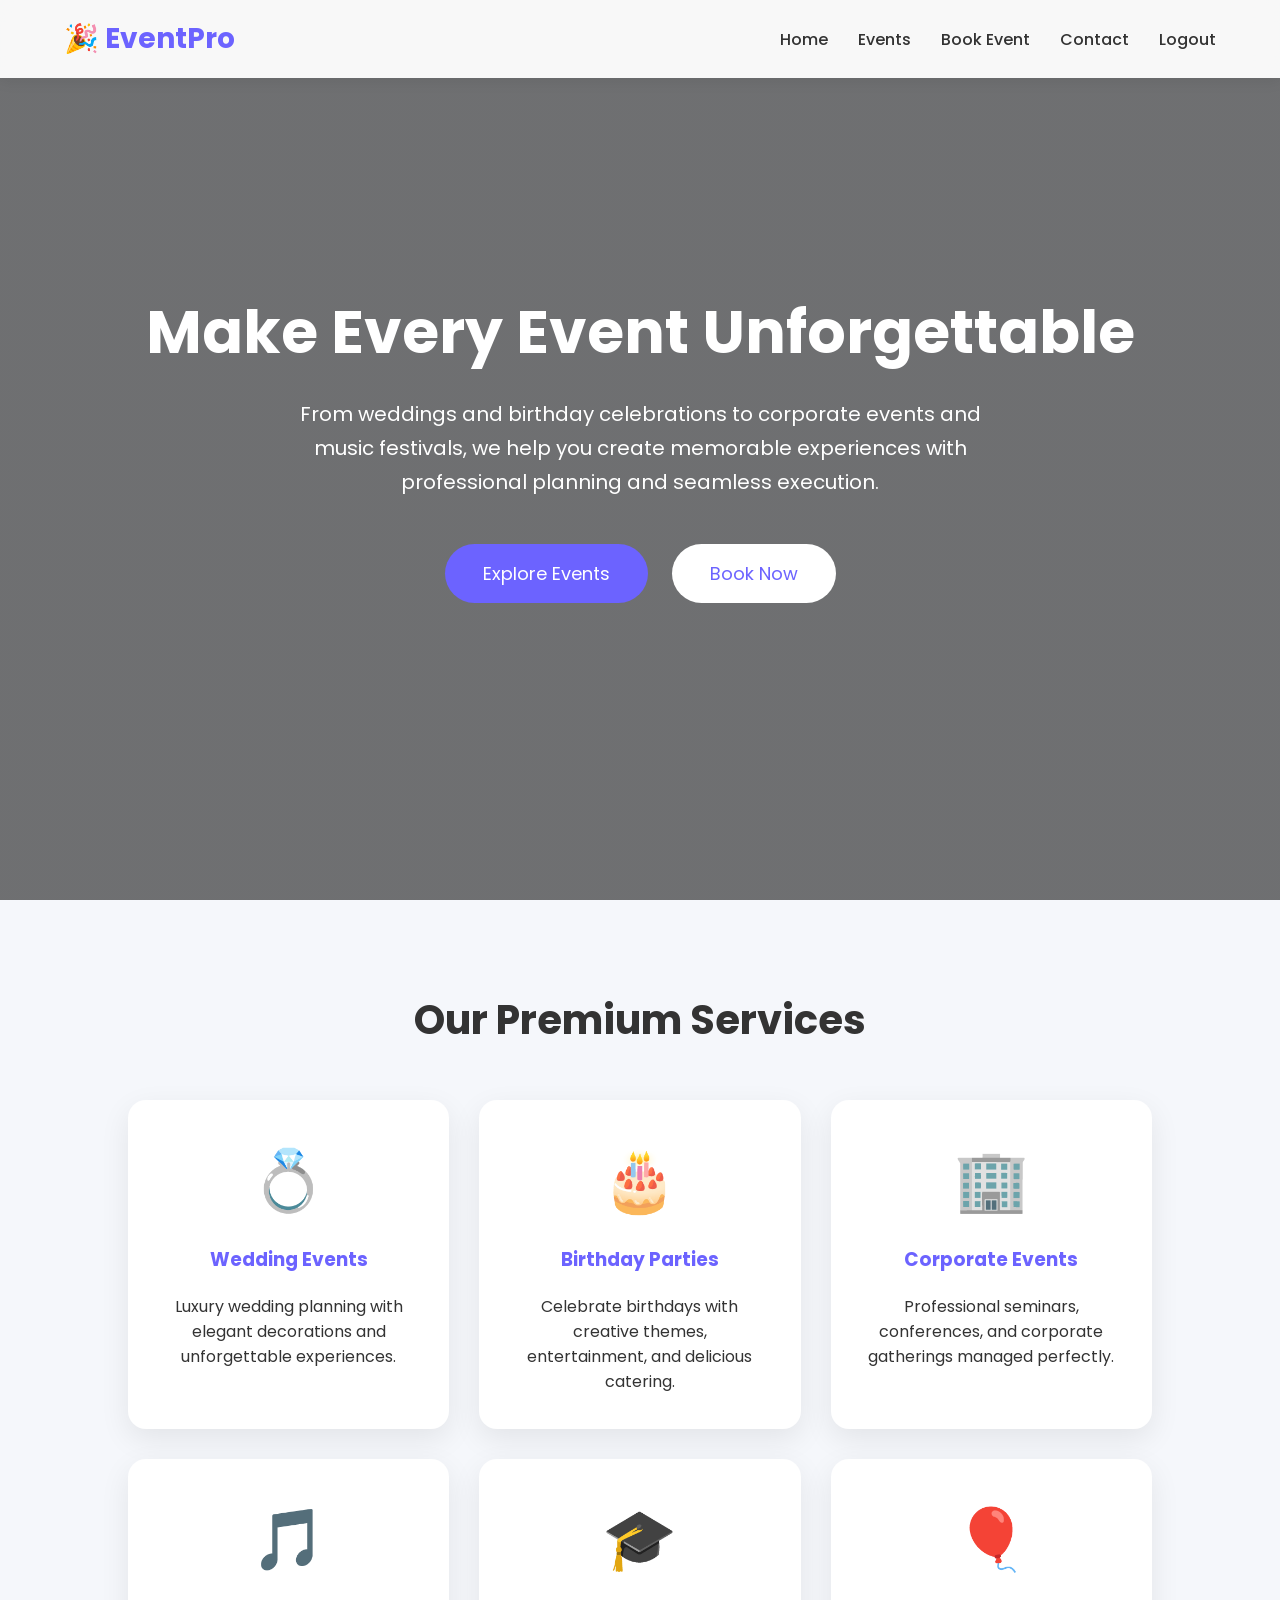
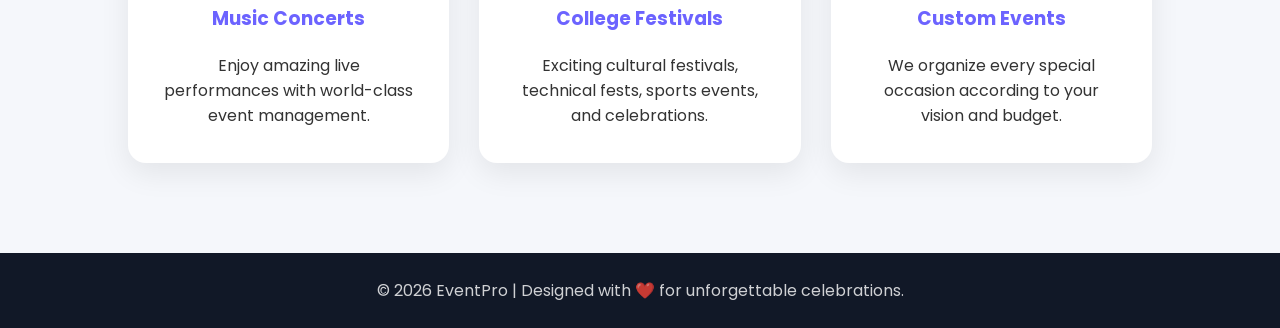
<file: templates/index.html>
<!DOCTYPE html>
<html lang="en">
<head>
<meta charset="UTF-8">
<meta name="viewport" content="width=device-width, initial-scale=1.0">
<title>Elite Event Management</title>

<link href="https://fonts.googleapis.com/css2?family=Poppins:wght@300;400;500;600;700&display=swap" rel="stylesheet">

<style>

*{
    margin:0;
    padding:0;
    box-sizing:border-box;
    font-family:'Poppins',sans-serif;
}

body{
    background:#f5f7fb;
    color:#333;
}

/* Navbar */

header{
    width:100%;
    position:fixed;
    top:0;
    left:0;
    background:rgba(255,255,255,.95);
    backdrop-filter:blur(10px);
    box-shadow:0 2px 15px rgba(0,0,0,.08);
    z-index:1000;
}

nav{
    width:90%;
    margin:auto;
    display:flex;
    justify-content:space-between;
    align-items:center;
    padding:18px 0;
}

.logo{
    font-size:28px;
    font-weight:700;
    color:#6C63FF;
}

nav ul{
    list-style:none;
    display:flex;
    gap:30px;
}

nav ul li a{
    text-decoration:none;
    color:#333;
    font-weight:500;
    transition:.3s;
}

nav ul li a:hover{
    color:#6C63FF;
}

/* Hero */

.hero{
    height:100vh;
    background:linear-gradient(rgba(0,0,0,.55),rgba(0,0,0,.55)),
    url("https://images.unsplash.com/photo-1511578314322-379afb476865?auto=format&fit=crop&w=1600&q=80");
    background-size:cover;
    background-position:center;
    display:flex;
    justify-content:center;
    align-items:center;
    text-align:center;
    color:white;
    padding:20px;
}

.hero-content h1{
    font-size:60px;
    margin-bottom:20px;
}

.hero-content p{
    font-size:20px;
    max-width:700px;
    margin:auto;
    margin-bottom:35px;
    line-height:1.7;
}

.btn{
    display:inline-block;
    padding:16px 38px;
    background:#6C63FF;
    color:white;
    text-decoration:none;
    border-radius:50px;
    font-size:18px;
    transition:.3s;
    margin:10px;
}

.btn:hover{
    background:#5147ff;
    transform:translateY(-3px);
}

.btn2{
    background:white;
    color:#6C63FF;
}

.btn2:hover{
    background:#ecebff;
}

/* Services */

.services{
    padding:90px 10%;
}

.services h2{
    text-align:center;
    font-size:40px;
    margin-bottom:50px;
}

.cards{
    display:grid;
    grid-template-columns:repeat(auto-fit,minmax(250px,1fr));
    gap:30px;
}

.card{
    background:white;
    padding:35px;
    border-radius:18px;
    text-align:center;
    box-shadow:0 10px 30px rgba(0,0,0,.08);
    transition:.4s;
}

.card:hover{
    transform:translateY(-10px);
}

.card h3{
    margin:20px 0;
    color:#6C63FF;
}

.icon{
    font-size:60px;
}

/* Footer */

footer{
    background:#111827;
    color:white;
    text-align:center;
    padding:25px;
}

footer p{
    opacity:.8;
}

@media(max-width:768px){

.hero-content h1{
    font-size:40px;
}

.hero-content p{
    font-size:17px;
}

nav{
    flex-direction:column;
}

nav ul{
    margin-top:15px;
    flex-wrap:wrap;
    justify-content:center;
}

}

</style>

</head>

<body>

<header>

<nav>

<div class="logo">🎉 EventPro</div>

<ul>
<li><a href="/">Home</a></li>
<li><a href="/events">Events</a></li>
<li><a href="/booking">Book Event</a></li>
<li><a href="/contact">Contact</a></li>
<li><a href="/logout">Logout</a></li>
</ul>

</nav>

</header>

<section class="hero">

<div class="hero-content">

<h1>Make Every Event Unforgettable</h1>

<p>
From weddings and birthday celebrations to corporate events and music festivals,
we help you create memorable experiences with professional planning and seamless execution.
</p>

<a href="/events" class="btn">Explore Events</a>

<a href="/booking" class="btn btn2">Book Now</a>

</div>

</section>

<section class="services">

<h2>Our Premium Services</h2>

<div class="cards">

<div class="card">
<div class="icon">💍</div>
<h3>Wedding Events</h3>
<p>Luxury wedding planning with elegant decorations and unforgettable experiences.</p>
</div>

<div class="card">
<div class="icon">🎂</div>
<h3>Birthday Parties</h3>
<p>Celebrate birthdays with creative themes, entertainment, and delicious catering.</p>
</div>

<div class="card">
<div class="icon">🏢</div>
<h3>Corporate Events</h3>
<p>Professional seminars, conferences, and corporate gatherings managed perfectly.</p>
</div>

<div class="card">
<div class="icon">🎵</div>
<h3>Music Concerts</h3>
<p>Enjoy amazing live performances with world-class event management.</p>
</div>

<div class="card">
<div class="icon">🎓</div>
<h3>College Festivals</h3>
<p>Exciting cultural festivals, technical fests, sports events, and celebrations.</p>
</div>

<div class="card">
<div class="icon">🎈</div>
<h3>Custom Events</h3>
<p>We organize every special occasion according to your vision and budget.</p>
</div>

</div>

</section>

<footer>

<p>© 2026 EventPro | Designed with ❤️ for unforgettable celebrations.</p>

</footer>

</body>
</html>
</file>
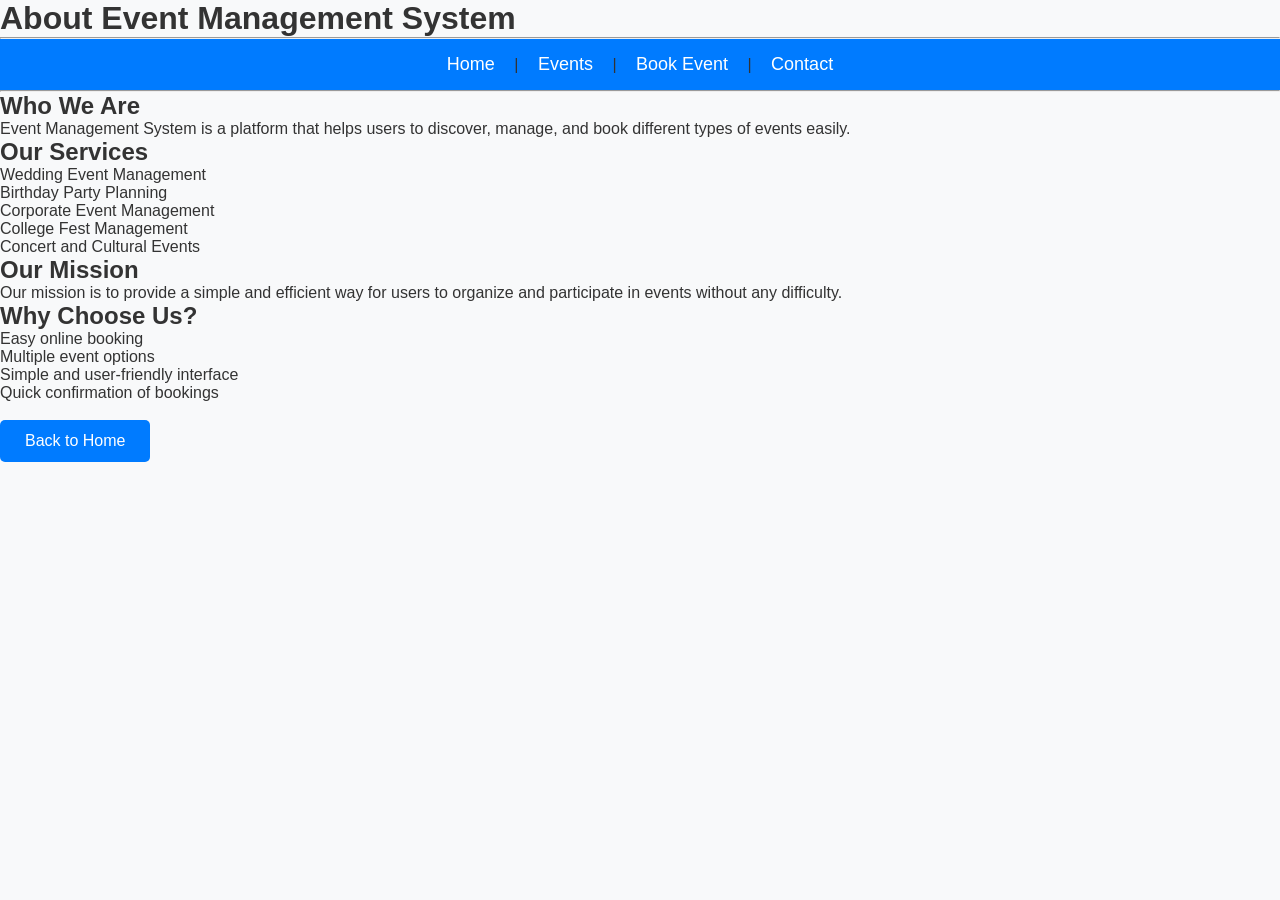
<file: templates/about.html>
<!DOCTYPE html>
<html lang="en">
<head>
    <meta charset="UTF-8">
    <title>About Us - Event Management System</title>
    <link rel="stylesheet" type="text/css" href="/static/style.css">
</head>
<body>

    <h1>About Event Management System</h1>

    <hr>

    <nav>
        <a href="/">Home</a> |
        <a href="/events">Events</a> |
        <a href="/booking">Book Event</a> |
        <a href="/contact">Contact</a>
    </nav>

    <hr>

    <h2>Who We Are</h2>

    <p>
        Event Management System is a platform that helps users to discover,
        manage, and book different types of events easily.
    </p>

    <h2>Our Services</h2>

    <ul>
        <li>Wedding Event Management</li>
        <li>Birthday Party Planning</li>
        <li>Corporate Event Management</li>
        <li>College Fest Management</li>
        <li>Concert and Cultural Events</li>
    </ul>

    <h2>Our Mission</h2>

    <p>
        Our mission is to provide a simple and efficient way for users to
        organize and participate in events without any difficulty.
    </p>

    <h2>Why Choose Us?</h2>

    <ul>
        <li>Easy online booking</li>
        <li>Multiple event options</li>
        <li>Simple and user-friendly interface</li>
        <li>Quick confirmation of bookings</li>
    </ul>

    <br>

    <a href="/">
        <button>Back to Home</button>
    </a>

</body>
</html>
</file>
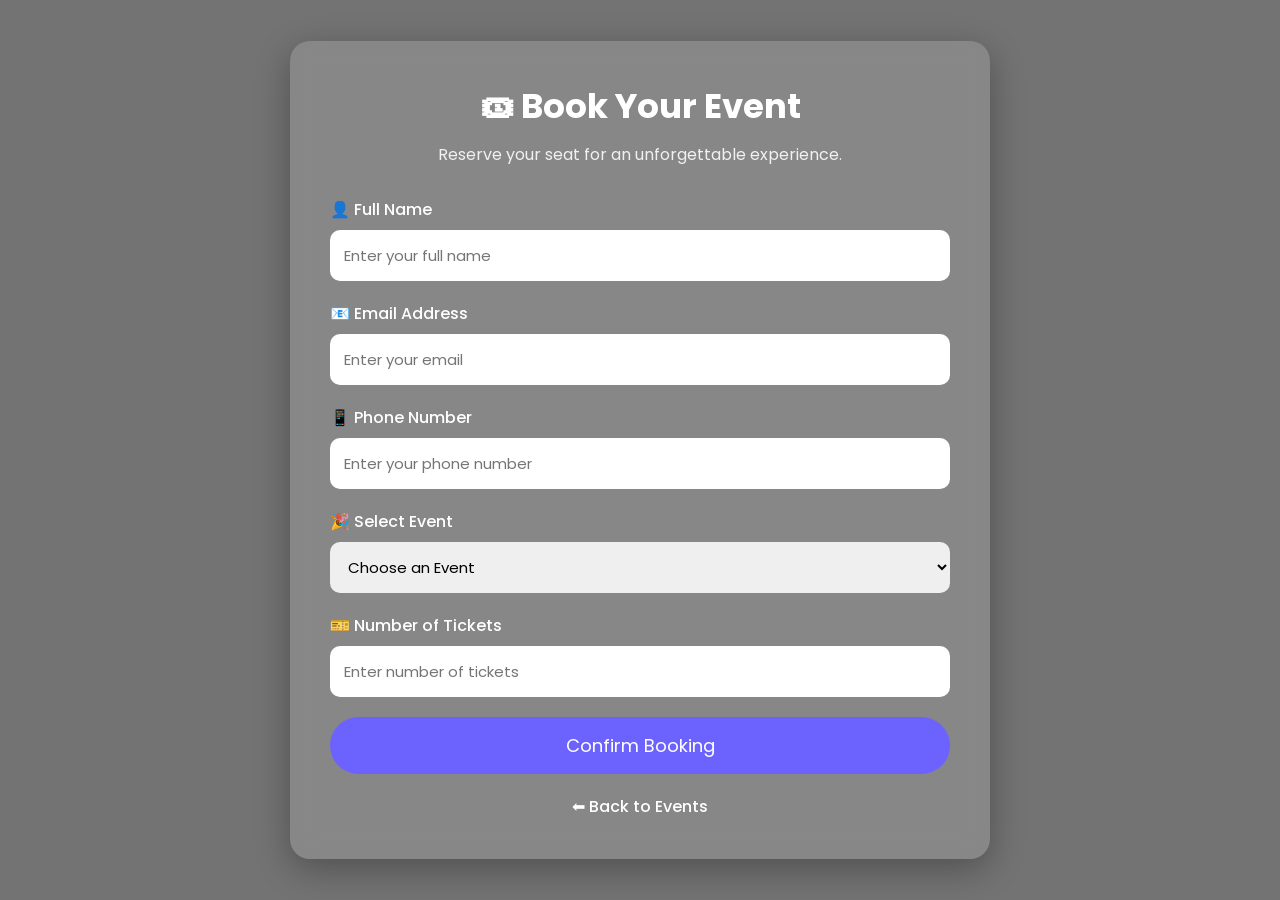
<file: templates/booking.html>
<!DOCTYPE html>
<html lang="en">
<head>
<meta charset="UTF-8">
<meta name="viewport" content="width=device-width, initial-scale=1.0">

<title>Book Your Event</title>

<link href="https://fonts.googleapis.com/css2?family=Poppins:wght@300;400;500;600;700&display=swap" rel="stylesheet">

<style>

*{
    margin:0;
    padding:0;
    box-sizing:border-box;
    font-family:'Poppins',sans-serif;
}

body{
    min-height:100vh;
    display:flex;
    justify-content:center;
    align-items:center;
    background:linear-gradient(rgba(0,0,0,.55),rgba(0,0,0,.55)),
    url("https://images.unsplash.com/photo-1511578314322-379afb476865?auto=format&fit=crop&w=1600&q=80");
    background-size:cover;
    background-position:center;
}

.container{
    width:95%;
    max-width:700px;
}

.form-box{
    background:rgba(255,255,255,.15);
    backdrop-filter:blur(12px);
    padding:40px;
    border-radius:20px;
    color:white;
    box-shadow:0 10px 35px rgba(0,0,0,.3);
}

.form-box h1{
    text-align:center;
    margin-bottom:10px;
    font-size:34px;
}

.form-box p{
    text-align:center;
    margin-bottom:30px;
    color:#f1f1f1;
}

label{
    display:block;
    margin-bottom:8px;
    font-weight:500;
}

input,
select{
    width:100%;
    padding:14px;
    margin-bottom:20px;
    border:none;
    border-radius:10px;
    outline:none;
    font-size:15px;
}

input:focus,
select:focus{
    border:2px solid #6C63FF;
}

button{
    width:100%;
    padding:15px;
    border:none;
    border-radius:50px;
    background:#6C63FF;
    color:white;
    font-size:18px;
    cursor:pointer;
    transition:.3s;
}

button:hover{
    background:#5147ff;
    transform:translateY(-2px);
}

.back{
    margin-top:20px;
    text-align:center;
}

.back a{
    color:white;
    text-decoration:none;
    font-weight:500;
}

.back a:hover{
    color:#ddd;
}

@media(max-width:768px){

.form-box{
    padding:25px;
}

.form-box h1{
    font-size:28px;
}

}

</style>

</head>

<body>

<div class="container">

<div class="form-box">

<h1>🎟 Book Your Event</h1>

<p>Reserve your seat for an unforgettable experience.</p>

<form action="/confirmation" method="POST">

<label>👤 Full Name</label>
<input type="text" name="name" placeholder="Enter your full name" required>

<label>📧 Email Address</label>
<input type="email" name="email" placeholder="Enter your email" required>

<label>📱 Phone Number</label>
<input type="tel" name="phone" placeholder="Enter your phone number" required>

<label>🎉 Select Event</label>

<select name="event" required>
<option value="">Choose an Event</option>
<option value="Music Concert">🎵 Music Concert</option>
<option value="Tech Fest">💻 Tech Fest</option>
<option value="Food Festival">🍔 Food Festival</option>
<option value="Fashion Show">👗 Fashion Show</option>
</select>

<label>🎫 Number of Tickets</label>
<input type="number" name="tickets" min="1" placeholder="Enter number of tickets" required>

<button type="submit">
Confirm Booking
</button>

</form>

<div class="back">
<a href="/events">⬅ Back to Events</a>
</div>

</div>

</div>

</body>
</html>
</file>
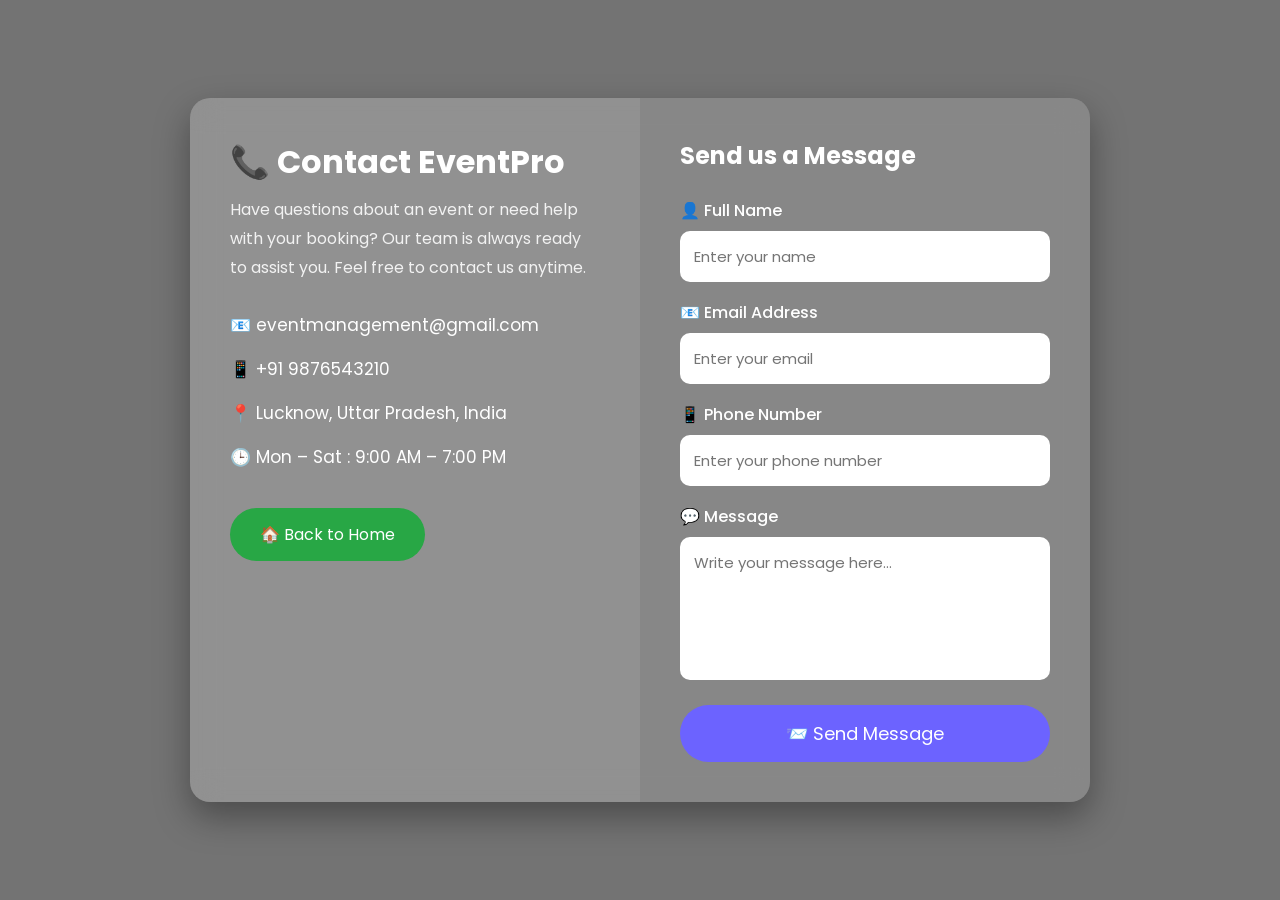
<file: templates/contact.html>
<!DOCTYPE html>
<html lang="en">
<head>
<meta charset="UTF-8">
<meta name="viewport" content="width=device-width, initial-scale=1.0">

<title>Contact Us | EventPro</title>

<link href="https://fonts.googleapis.com/css2?family=Poppins:wght@300;400;500;600;700&display=swap" rel="stylesheet">

<style>

*{
    margin:0;
    padding:0;
    box-sizing:border-box;
    font-family:'Poppins',sans-serif;
}

body{
    min-height:100vh;
    display:flex;
    justify-content:center;
    align-items:center;
    background:linear-gradient(rgba(0,0,0,.55),rgba(0,0,0,.55)),
    url("https://images.unsplash.com/photo-1511578314322-379afb476865?auto=format&fit=crop&w=1600&q=80");
    background-size:cover;
    background-position:center;
    padding:30px;
}

.container{
    width:100%;
    max-width:900px;
}

.contact-box{
    display:grid;
    grid-template-columns:1fr 1fr;
    background:rgba(255,255,255,.15);
    backdrop-filter:blur(15px);
    border-radius:20px;
    overflow:hidden;
    box-shadow:0 15px 35px rgba(0,0,0,.35);
}

.left,
.right{
    padding:40px;
}

.left{
    background:rgba(255,255,255,.08);
}

.left h1{
    color:white;
    margin-bottom:10px;
}

.left p{
    color:#f2f2f2;
    line-height:1.8;
    margin-bottom:30px;
}

.info{
    color:white;
    margin:18px 0;
    font-size:17px;
}

.right h2{
    color:white;
    margin-bottom:25px;
}

label{
    display:block;
    color:white;
    margin-bottom:8px;
    font-weight:500;
}

input,
textarea{
    width:100%;
    padding:14px;
    border:none;
    border-radius:10px;
    margin-bottom:18px;
    outline:none;
    font-size:15px;
}

textarea{
    resize:none;
}

button{
    width:100%;
    padding:15px;
    border:none;
    border-radius:50px;
    background:#6C63FF;
    color:white;
    font-size:18px;
    cursor:pointer;
    transition:.3s;
}

button:hover{
    background:#5147ff;
    transform:translateY(-2px);
}

.home-btn{
    display:inline-block;
    margin-top:20px;
    padding:14px 30px;
    border-radius:50px;
    background:#28a745;
    color:white;
    text-decoration:none;
    transition:.3s;
}

.home-btn:hover{
    background:#218838;
}

@media(max-width:768px){

.contact-box{
    grid-template-columns:1fr;
}

.left,
.right{
    padding:25px;
}

}

</style>

</head>

<body>

<div class="container">

<div class="contact-box">

<div class="left">

<h1>📞 Contact EventPro</h1>

<p>
Have questions about an event or need help with your booking?
Our team is always ready to assist you.
Feel free to contact us anytime.
</p>

<div class="info">📧 eventmanagement@gmail.com</div>

<div class="info">📱 +91 9876543210</div>

<div class="info">📍 Lucknow, Uttar Pradesh, India</div>

<div class="info">🕒 Mon – Sat : 9:00 AM – 7:00 PM</div>

<a href="/" class="home-btn">
🏠 Back to Home
</a>

</div>

<div class="right">

<h2>Send us a Message</h2>

<form action="/contact" method="POST">

<label>👤 Full Name</label>
<input type="text" name="name" placeholder="Enter your name" required>

<label>📧 Email Address</label>
<input type="email" name="email" placeholder="Enter your email" required>

<label>📱 Phone Number</label>
<input type="tel" name="phone" placeholder="Enter your phone number" required>

<label>💬 Message</label>
<textarea name="message" rows="5" placeholder="Write your message here..." required></textarea>

<button type="submit">
📨 Send Message
</button>

</form>

</div>

</div>

</div>

</body>
</html>
</file>
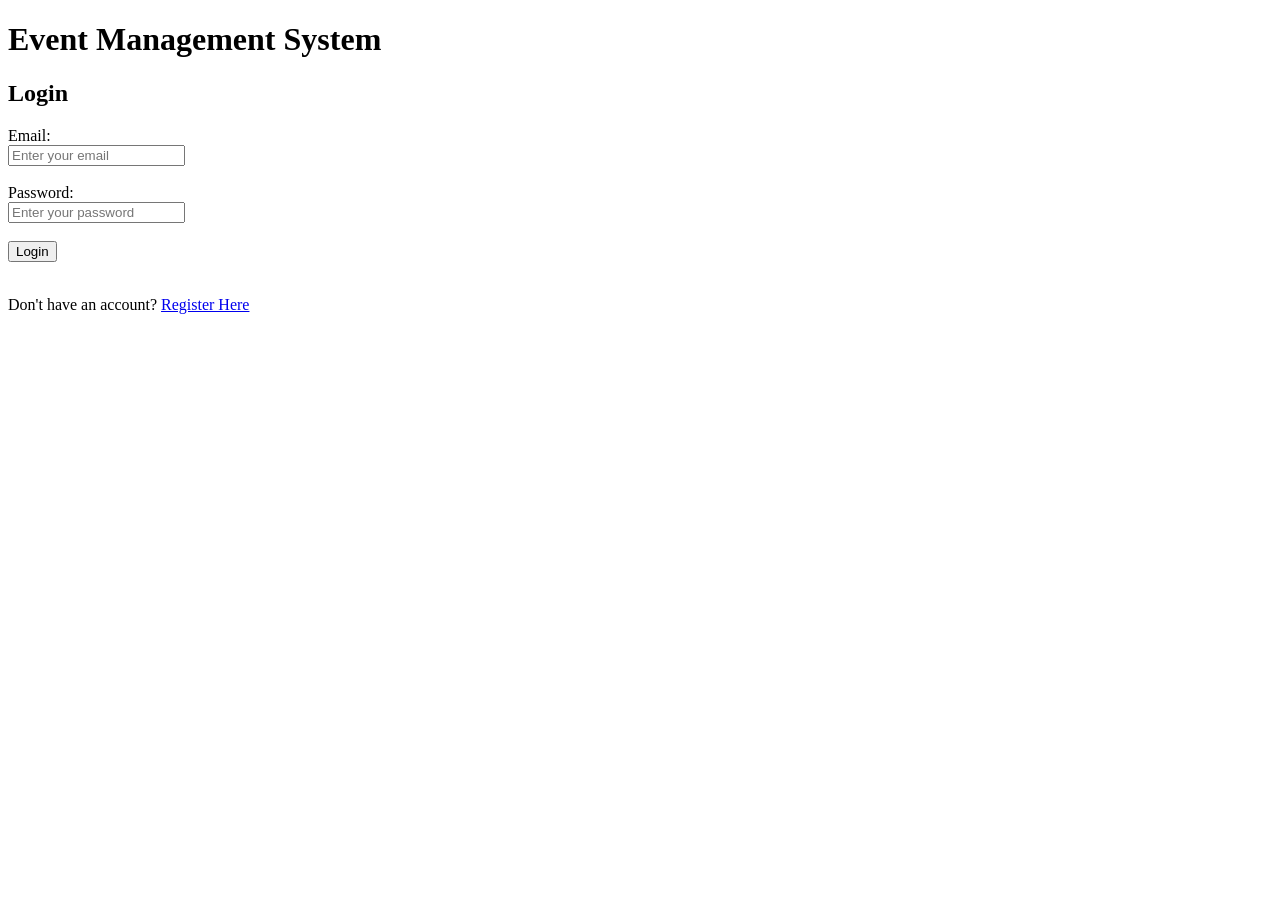
<file: templates/login.html>
<!DOCTYPE html>
<html lang="en">
<head>
    <meta charset="UTF-8">
    <title>Event Management System - Login</title>
</head>
<body>

    <h1>Event Management System</h1>
    <h2>Login</h2>

    <form action="/login" method="POST">

        <label>Email:</label><br>
        <input type="email" name="email" placeholder="Enter your email" required><br><br>

        <label>Password:</label><br>
        <input type="password" name="password" placeholder="Enter your password" required><br><br>

        <button type="submit">Login</button>

    </form>

    <br>

    <p>Don't have an account?
        <a href="/register">Register Here</a>
    </p>

</body>
</html>
</file>
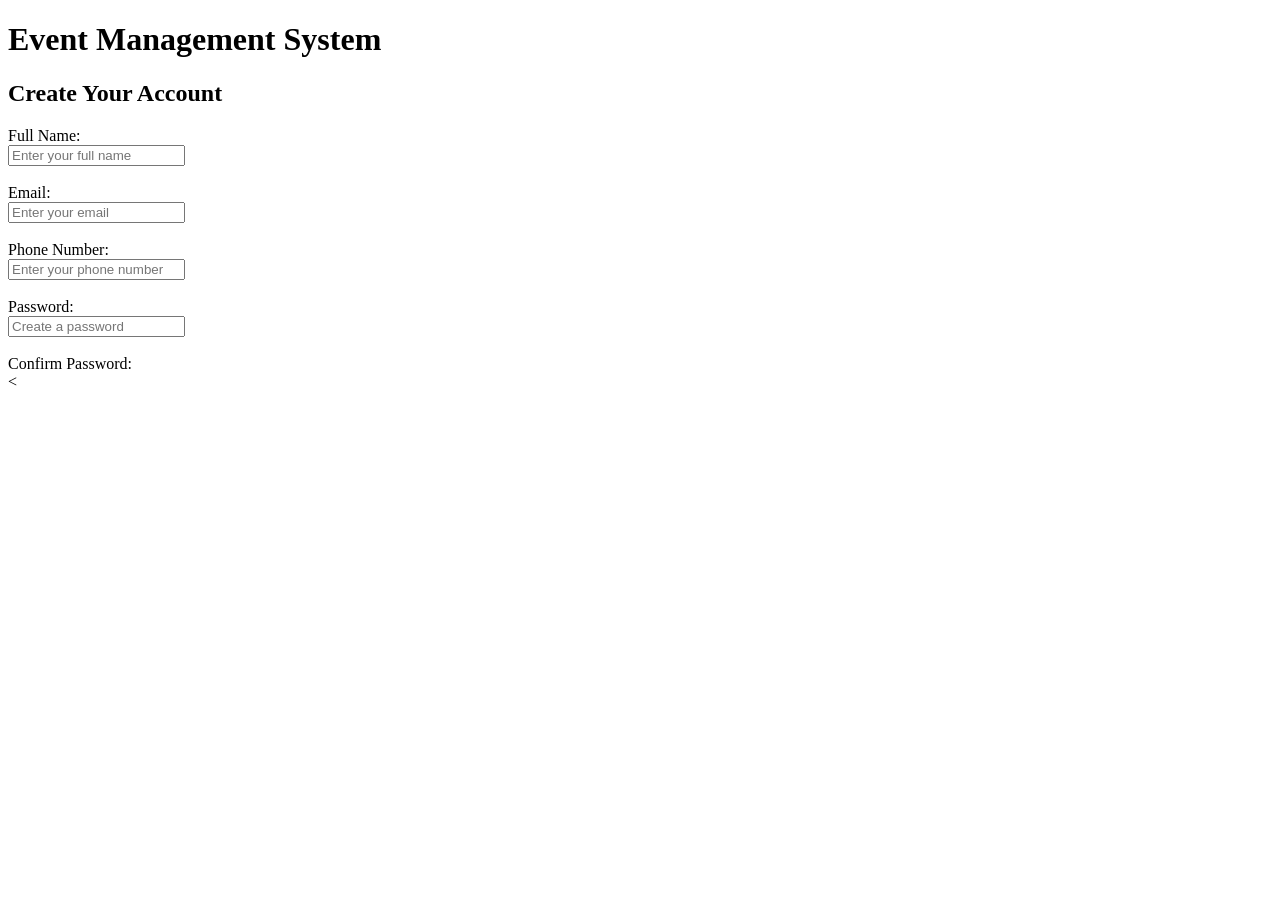
<file: templates/register.html>
<!DOCTYPE html>
<html lang="en">
<head>
    <meta charset="UTF-8">
    <title>Event Management System - Register</title>
</head>
<body>

    <h1>Event Management System</h1>
    <h2>Create Your Account</h2>

    <form action="/register" method="POST">

        <label>Full Name:</label><br>
        <input type="text" name="fullname" placeholder="Enter your full name" required><br><br>

        <label>Email:</label><br>
        <input type="email" name="email" placeholder="Enter your email" required><br><br>

        <label>Phone Number:</label><br>
        <input type="tel" name="phone" placeholder="Enter your phone number" required><br><br>

        <label>Password:</label><br>
        <input type="password" name="password" placeholder="Create a password" required><br><br>

        <label>Confirm Password:</label><br>
        <
</file>
<file: static/style.css>
* {
    margin: 0;
    padding: 0;
    box-sizing: border-box;
}

body {
    font-family: Arial, sans-serif;
    background: #f8f9fa;
    color: #333;
}

/* Header */
header {
    background: #222;
    padding: 20px;
    text-align: center;
}

header h1 {
    color: white;
}

/* Navigation */
nav {
    background: #007bff;
    padding: 15px;
    text-align: center;
}

nav a {
    color: white;
    text-decoration: none;
    margin: 15px;
    font-size: 18px;
}

nav a:hover {
    color: yellow;
}


/* Hero Section */
.hero {
    padding: 50px;
    text-align: center;
    background: white;
}

.hero h2 {
    font-size: 35px;
    margin-bottom: 15px;
}


/* Event Cards */
.event-container {
    display: flex;
    justify-content: center;
    gap: 25px;
    flex-wrap: wrap;
    margin: 30px;
}

.card {
    background: white;
    width: 300px;
    border-radius: 10px;
    overflow: hidden;
    box-shadow: 0 4px 10px gray;
}

.card img {
    width: 100%;
    height: 200px;
    object-fit: cover;
}

.card h3,
.card p {
    padding: 10px;
}


/* Buttons */
button {
    background: #007bff;
    color: white;
    padding: 12px 25px;
    border: none;
    border-radius: 5px;
    cursor: pointer;
    font-size: 16px;
}

button:hover {
    background: #0056b3;
}


/* Form */
form {
    background: white;
    width: 350px;
    max-width: 90%;
    margin: 30px auto;
    padding: 25px;
    border-radius: 10px;
    box-shadow: 0 3px 8px gray;
}

input, 
select, 
textarea {
    width: 90%;
    padding: 10px;
    margin: 10px;
    border: 1px solid #ccc;
    border-radius: 5px;
}


/* Receipt */
.receipt {
    width: 500px;
    max-width: 90%;
    margin: 40px auto;
    background: white;
    border-radius: 15px;
    padding: 25px;
    box-shadow: 0 5px 15px rgba(0,0,0,0.3);
    border-top: 8px solid #007BFF;
    text-align: center;
}

.receipt h1 {
    color: #007BFF;
    margin-bottom: 15px;
}

.receipt p {
    font-size: 18px;
    margin: 10px 0;
}

.receipt hr {
    border: 1px dashed gray;
    margin: 15px 0;
}

.receipt button {
    background: #28a745;
    padding: 12px 25px;
    border-radius: 8px;
}

.receipt button:hover {
    background: #218838;
}


/* Mobile Responsive */
@media(max-width:600px){

    nav a{
        display:block;
        margin:10px;
    }

    .hero h2{
        font-size:25px;
    }

    .receipt{
        width:90%;
    }
}
</file>
